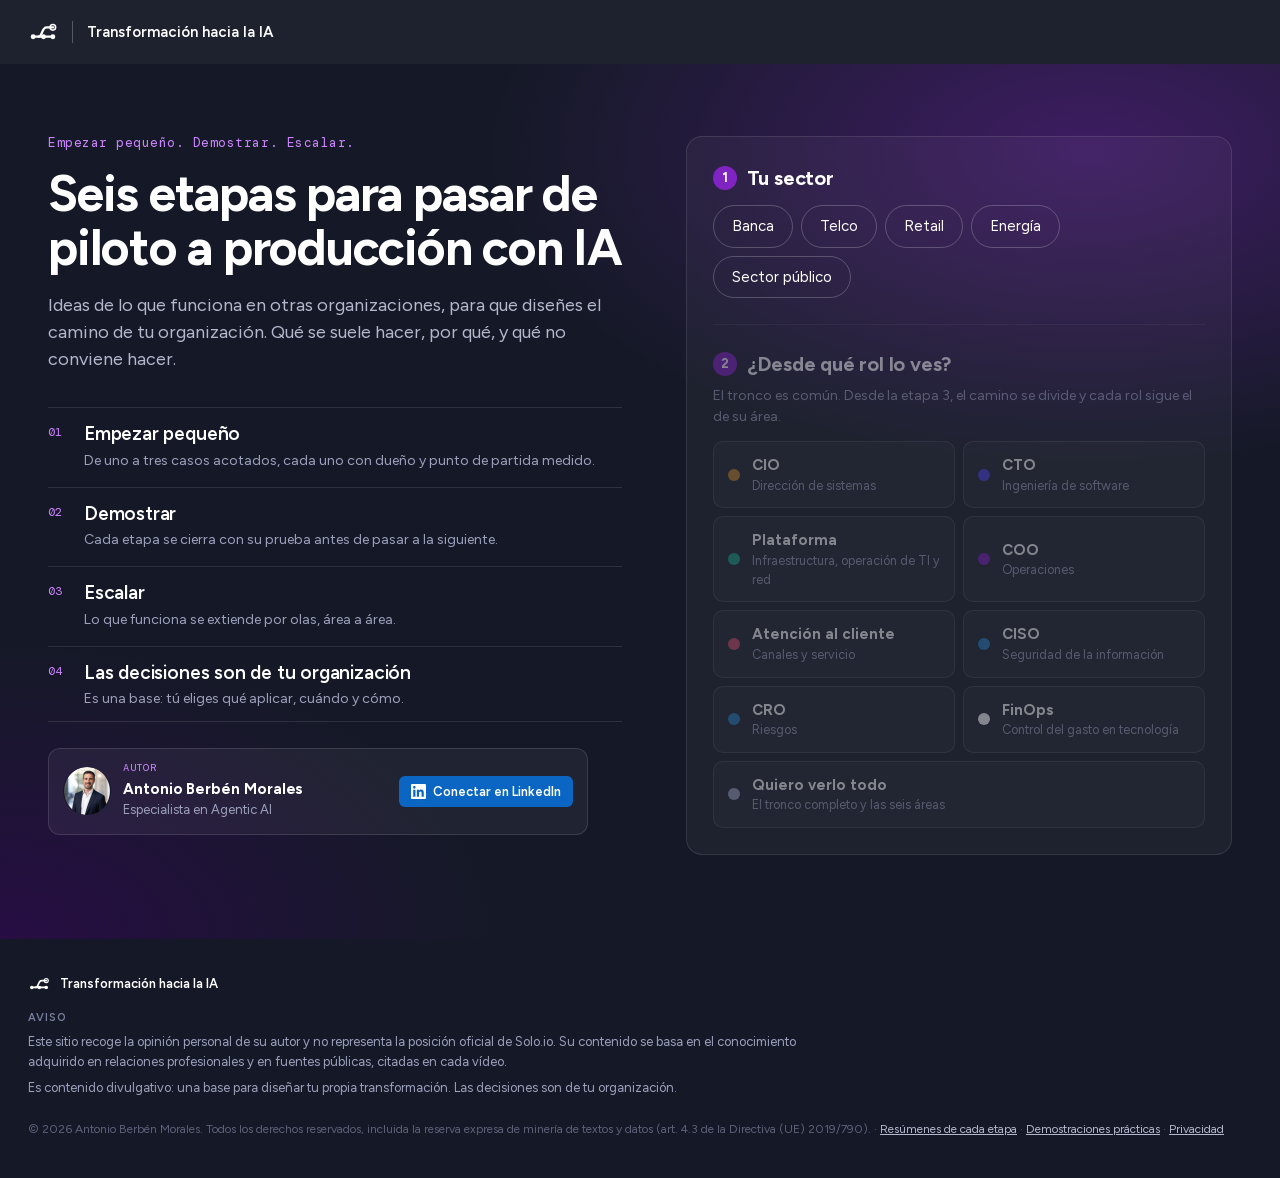
<file: index.html>
<!doctype html>
<html lang="es">
<head>
<meta charset="utf-8">
<meta name="viewport" content="width=device-width, initial-scale=1">
<title>Transformación hacia la IA</title>
<meta name="description" content="Seis etapas para pasar de piloto a producción con IA: qué hacen otras organizaciones, qué suele funcionar y qué no. Vídeos por sector y por rol.">
<meta property="og:title" content="Transformación hacia la IA">
<meta property="og:description" content="Seis etapas para pasar de piloto a producción. Empezar pequeño. Demostrar. Escalar.">
<meta property="og:type" content="website">
<meta name="tdm-reservation" content="1">
<meta name="robots" content="noai, noimageai">
<link rel="icon" href="assets/logos/rama-color-fondo.svg" type="image/svg+xml">
<link rel="stylesheet" href="assets/estilo.css">
</head>
<body>
<header class="top">
  <a class="marca" href="./" aria-label="Inicio">
    <img src="assets/logos/rama-blanco.svg" alt="" width="30" height="30">
    <span>Transformación hacia la IA</span>
  </a>
  <nav class="sectores" aria-label="Sector"></nav>
</header>

<section class="entrada" id="entrada">
  <div class="hero">
    <p class="overline">Empezar pequeño. Demostrar. Escalar.</p>
    <h1>Seis etapas para pasar de piloto a producción con IA</h1>
    <p class="intro">Ideas de lo que funciona en otras organizaciones, para que diseñes el camino de <span data-org></span>. Qué se suele hacer, por qué, y qué no conviene hacer.</p>
    <ol class="premisas"></ol>
    <div class="autor-hueco"></div>
  </div>
  <div class="elige">
    <div class="paso" data-paso="sector">
      <h2><span>1</span> Tu sector</h2>
      <div class="sector-grid"></div>
    </div>
    <div class="paso" data-paso="rol">
      <h2><span>2</span> ¿Desde qué rol lo ves?</h2>
      <p>El tronco es común. Desde la etapa 3, el camino se divide y cada rol sigue el de su área.</p>
      <div class="rol-grid"></div>
    </div>
  </div>
</section>

<section class="ruta" id="ruta" hidden>
  <aside class="rail"></aside>
  <main class="cont"></main>
</section>

<footer class="pie">
  <div class="pie-marca"><img src="assets/logos/rama-blanco.svg" alt="" width="22" height="22">Transformación hacia la IA</div>
  <div class="pie-cuerpo">
    <div class="aviso">
      <p class="aviso-k">Aviso</p>
      <p>Este sitio recoge la opinión personal de su autor y no representa la posición oficial de Solo.io. Su contenido se basa en el conocimiento adquirido en relaciones profesionales y en fuentes públicas, citadas en cada vídeo.</p>
      <p>Es contenido divulgativo: una base para diseñar tu propia transformación. Las decisiones son de tu organización.</p>
    </div>
  </div>
  <p class="legal">© <span data-anio></span> Antonio Berbén Morales. Todos los derechos reservados, incluida la reserva expresa de minería de textos y datos (art. 4.3 de la Directiva (UE) 2019/790). · <a href="resumenes.html">Resúmenes de cada etapa</a> · <a href="practica.html">Demostraciones prácticas</a> · <a href="privacidad.html">Privacidad</a></p>
</footer>

<div class="modal" id="modal" role="dialog" aria-modal="true" aria-label="Vídeo" hidden>
  <button class="cerrar" aria-label="Cerrar">×</button>
  <div class="caja">
    <div class="player"></div>
    <div class="info"></div>
  </div>
</div>

<template id="autor-tpl">
  <div class="autor">
    <img src="assets/autor.jpg" alt="" width="48" height="48">
    <div class="autor-txt">
      <p class="autor-k">Autor</p>
      <p class="autor-n">Antonio Berbén Morales</p>
      <p class="autor-r">Especialista en Agentic AI</p>
    </div>
    <a class="autor-in" href="https://www.linkedin.com/in/antonio-berben" rel="noopener" target="_blank"><svg viewBox="0 0 24 24" width="15" height="15" aria-hidden="true"><path fill="currentColor" d="M20.45 20.45h-3.56v-5.57c0-1.33-.02-3.04-1.85-3.04-1.86 0-2.14 1.45-2.14 2.94v5.67H9.35V9h3.41v1.56h.05c.48-.9 1.64-1.85 3.37-1.85 3.6 0 4.27 2.37 4.27 5.46v6.28zM5.34 7.43a2.06 2.06 0 1 1 0-4.13 2.06 2.06 0 0 1 0 4.13zM7.12 20.45H3.56V9h3.56v11.45zM22.22 0H1.77C.79 0 0 .77 0 1.73v20.54C0 23.23.79 24 1.77 24h20.45c.98 0 1.78-.77 1.78-1.73V1.73C24 .77 23.2 0 22.22 0z"/></svg>Conectar en LinkedIn</a>
  </div>
</template>
<script src="datos.js"></script>
<script src="assets/app.js"></script>
</body>
</html>
</file>
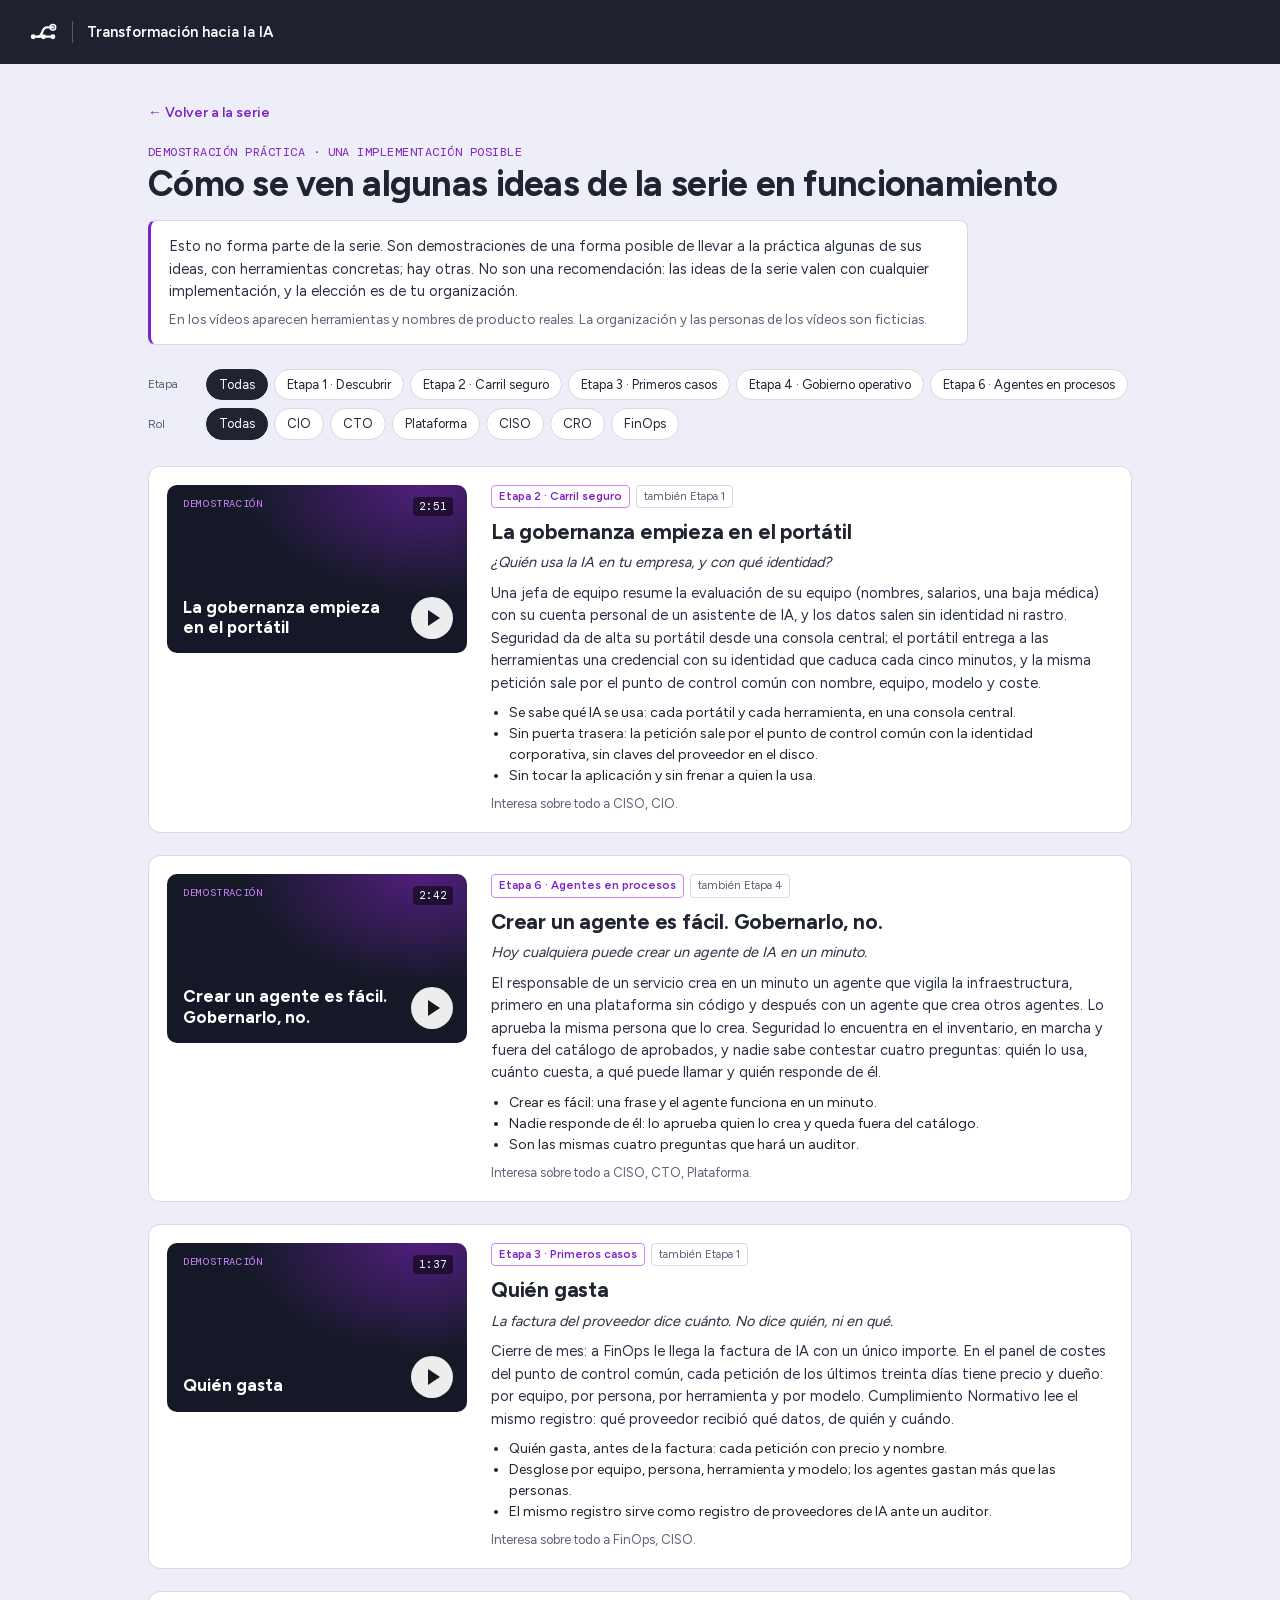
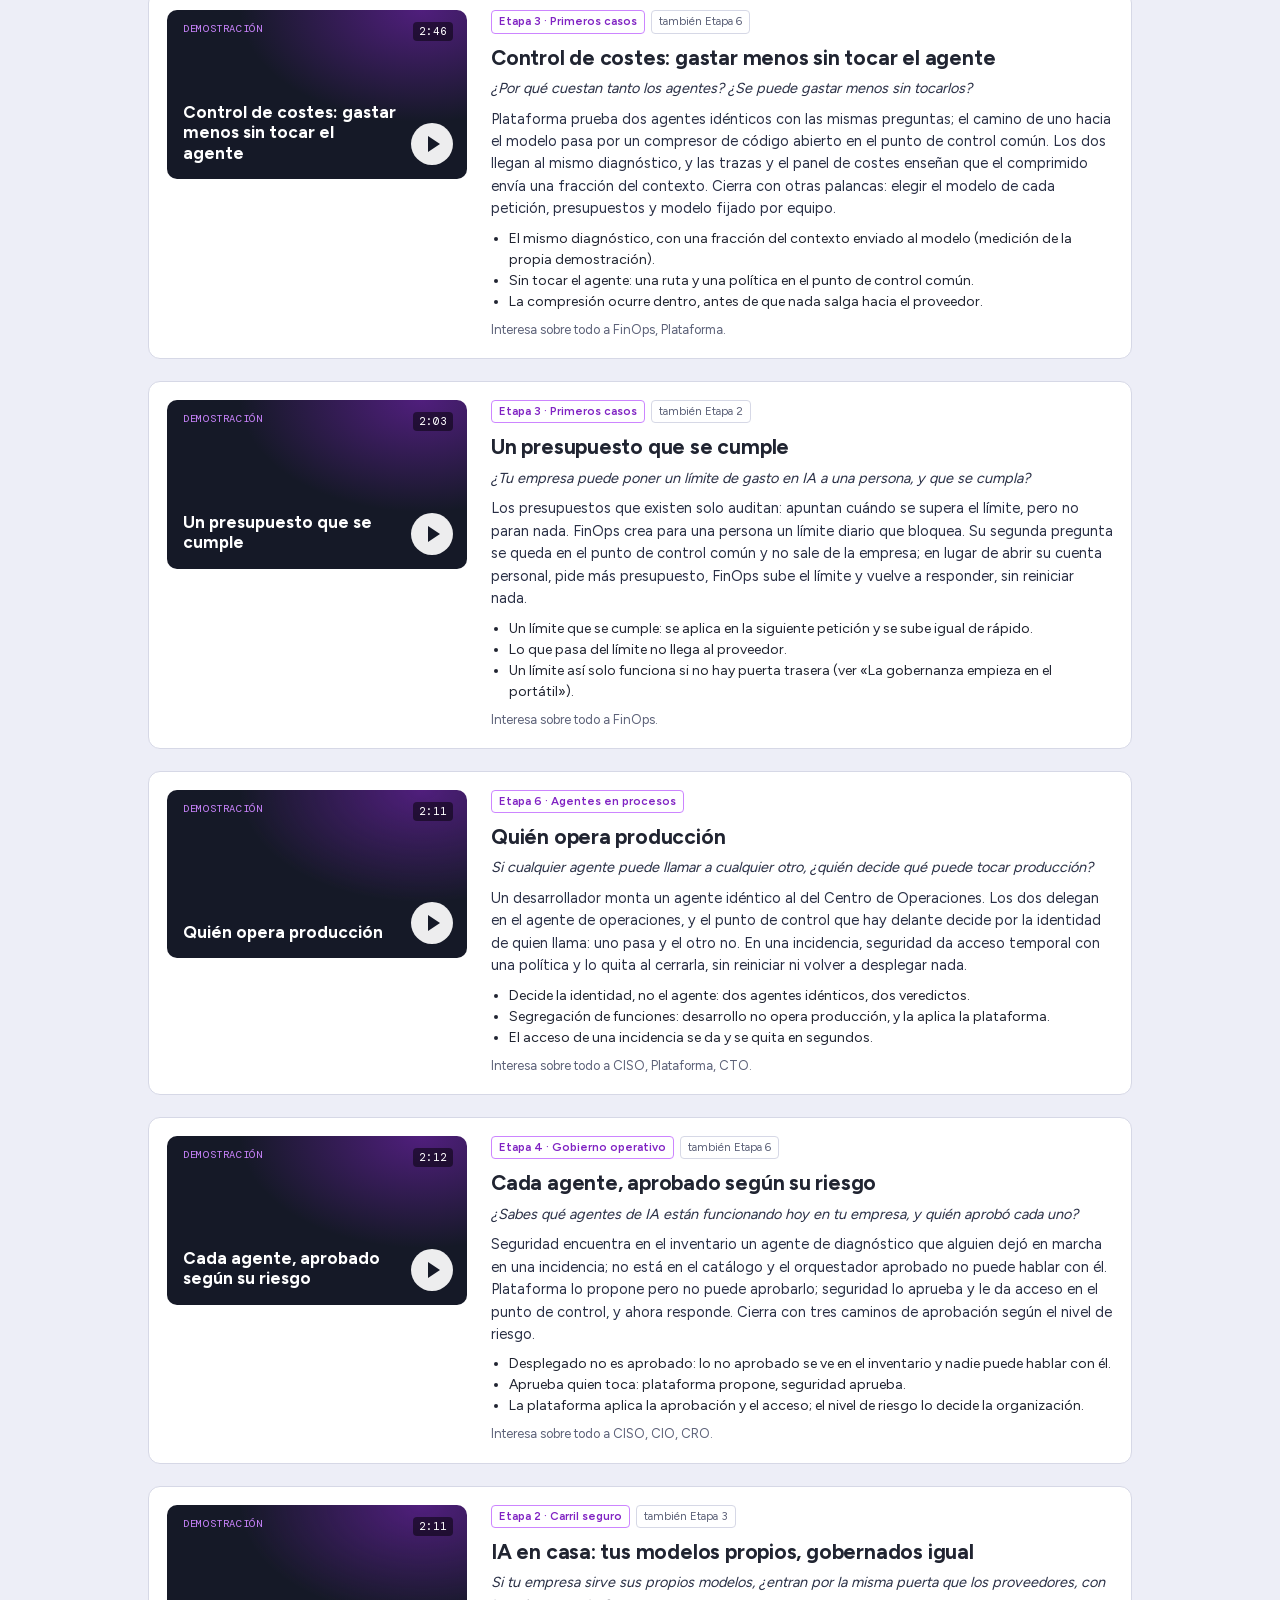
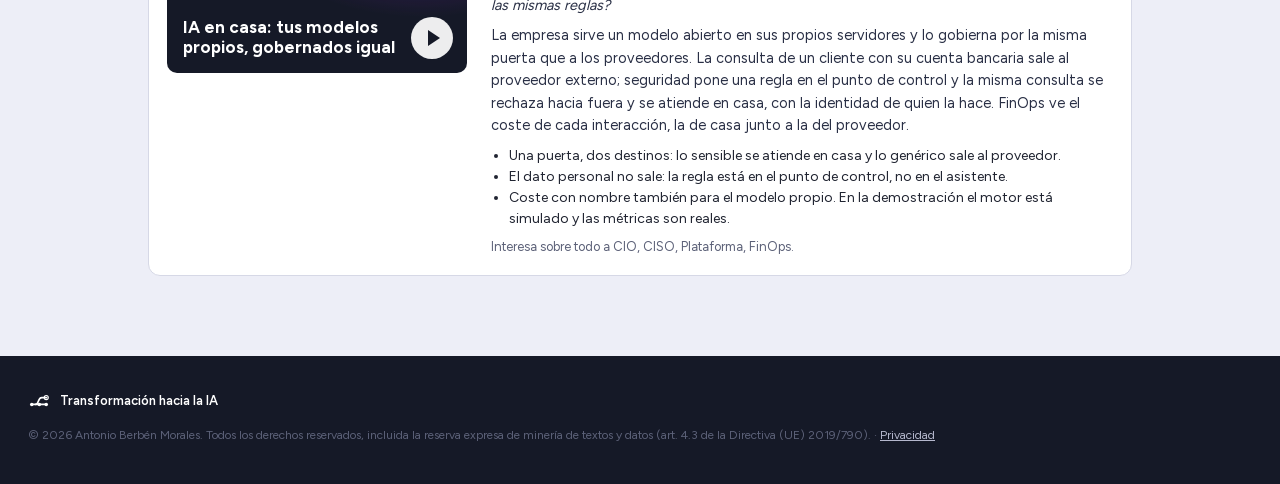
<file: practica.html>
<!doctype html>
<html lang="es">
<head>
<meta charset="utf-8">
<meta name="viewport" content="width=device-width, initial-scale=1">
<title>Demostraciones prácticas · Transformación hacia la IA</title>
<meta name="description" content="Demostraciones de una forma posible de llevar a la práctica algunas ideas de la serie Transformación hacia la IA.">
<meta name="tdm-reservation" content="1">
<meta name="robots" content="noai, noimageai">
<link rel="icon" href="assets/logos/rama-color-fondo.svg" type="image/svg+xml">
<link rel="stylesheet" href="assets/estilo.css">
</head>
<body>
<header class="top">
  <a class="marca" href="./" aria-label="Inicio">
    <img src="assets/logos/rama-blanco.svg" alt="" width="30" height="30">
    <span>Transformación hacia la IA</span>
  </a>
</header>

<main class="practica">
  <a class="volver" href="./">← Volver a la serie</a>
  <p class="rotulo">Demostración práctica · una implementación posible</p>
  <h1>Cómo se ven algunas ideas de la serie en funcionamiento</h1>
  <div class="aviso-demo">
    <p>Esto no forma parte de la serie. Son demostraciones de una forma posible de llevar a la práctica algunas de sus ideas, con herramientas concretas; hay otras. No son una recomendación: las ideas de la serie valen con cualquier implementación, y la elección es de tu organización.</p>
    <p>En los vídeos aparecen herramientas y nombres de producto reales. La organización y las personas de los vídeos son ficticias.</p>
  </div>
  <div class="filtros">
    <div class="f" data-f="etapa"><small>Etapa</small></div>
    <div class="f" data-f="rol"><small>Rol</small></div>
  </div>
  <div class="demos"></div>
</main>

<footer class="pie">
  <div class="pie-marca"><img src="assets/logos/rama-blanco.svg" alt="" width="22" height="22">Transformación hacia la IA</div>
  <p class="legal">© <span data-anio></span> Antonio Berbén Morales. Todos los derechos reservados, incluida la reserva expresa de minería de textos y datos (art. 4.3 de la Directiva (UE) 2019/790). · <a href="privacidad.html">Privacidad</a></p>
</footer>

<div class="modal" id="modal" role="dialog" aria-modal="true" aria-label="Vídeo" hidden>
  <button class="cerrar" aria-label="Cerrar">×</button>
  <div class="caja">
    <div class="player"></div>
    <div class="info"></div>
  </div>
</div>

<script src="datos.js"></script>
<script src="assets/practica.js"></script>
</body>
</html>
</file>
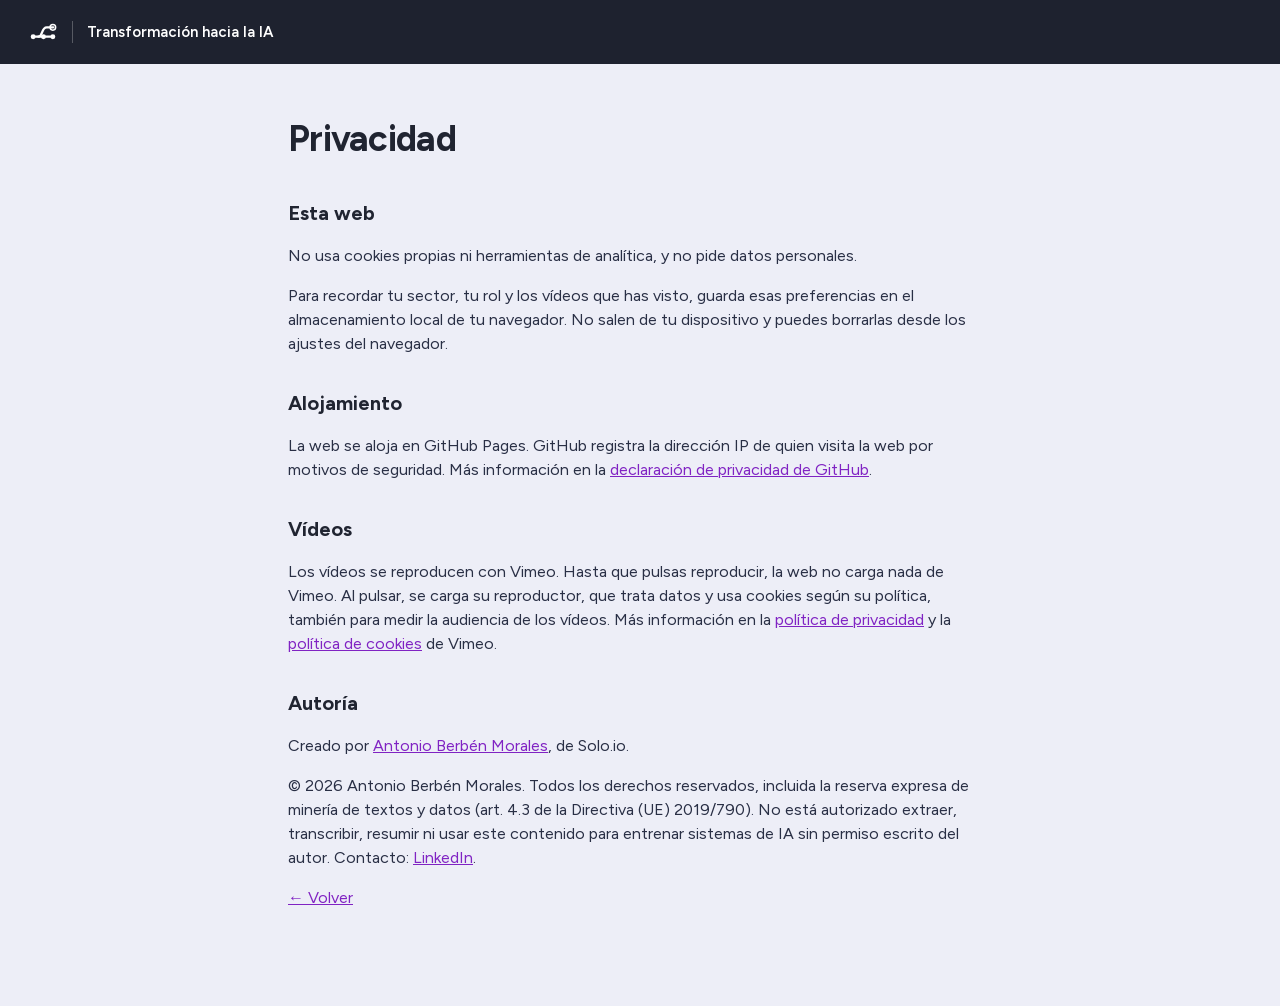
<file: privacidad.html>
<!doctype html>
<html lang="es">
<head>
<meta charset="utf-8">
<meta name="viewport" content="width=device-width, initial-scale=1">
<title>Privacidad · Transformación hacia la IA</title>
<meta name="tdm-reservation" content="1">
<meta name="robots" content="noai, noimageai">
<link rel="icon" href="assets/logos/rama-color-fondo.svg" type="image/svg+xml">
<link rel="stylesheet" href="assets/estilo.css">
</head>
<body>
<header class="top">
  <a class="marca" href="./" aria-label="Inicio"><img src="assets/logos/rama-blanco.svg" alt="" width="30" height="30"><span>Transformación hacia la IA</span></a>
</header>
<main class="texto">
  <h1>Privacidad</h1>
  <h2>Esta web</h2>
  <p>No usa cookies propias ni herramientas de analítica, y no pide datos personales.</p>
  <p>Para recordar tu sector, tu rol y los vídeos que has visto, guarda esas preferencias en el almacenamiento local de tu navegador. No salen de tu dispositivo y puedes borrarlas desde los ajustes del navegador.</p>
  <h2>Alojamiento</h2>
  <p>La web se aloja en GitHub Pages. GitHub registra la dirección IP de quien visita la web por motivos de seguridad. Más información en la <a href="https://docs.github.com/es/site-policy/privacy-policies/github-general-privacy-statement" rel="noopener">declaración de privacidad de GitHub</a>.</p>
  <h2>Vídeos</h2>
  <p>Los vídeos se reproducen con Vimeo. Hasta que pulsas reproducir, la web no carga nada de Vimeo. Al pulsar, se carga su reproductor, que trata datos y usa cookies según su política, también para medir la audiencia de los vídeos. Más información en la <a href="https://vimeo.com/privacy" rel="noopener">política de privacidad</a> y la <a href="https://vimeo.com/cookie_policy" rel="noopener">política de cookies</a> de Vimeo.</p>
  <h2>Autoría</h2>
  <p>Creado por <a href="https://www.linkedin.com/in/antonio-berben" rel="noopener">Antonio Berbén Morales</a>, de Solo.io.</p>
  <p>© <span data-anio></span> Antonio Berbén Morales. Todos los derechos reservados, incluida la reserva expresa de minería de textos y datos (art. 4.3 de la Directiva (UE) 2019/790). No está autorizado extraer, transcribir, resumir ni usar este contenido para entrenar sistemas de IA sin permiso escrito del autor. Contacto: <a href="https://www.linkedin.com/in/antonio-berben" rel="noopener">LinkedIn</a>.</p>
  <p><a href="./">← Volver</a></p>
</main>
<script>document.querySelectorAll('[data-anio]').forEach(n => n.textContent = new Date().getFullYear());</script>
</body>
</html>
</file>
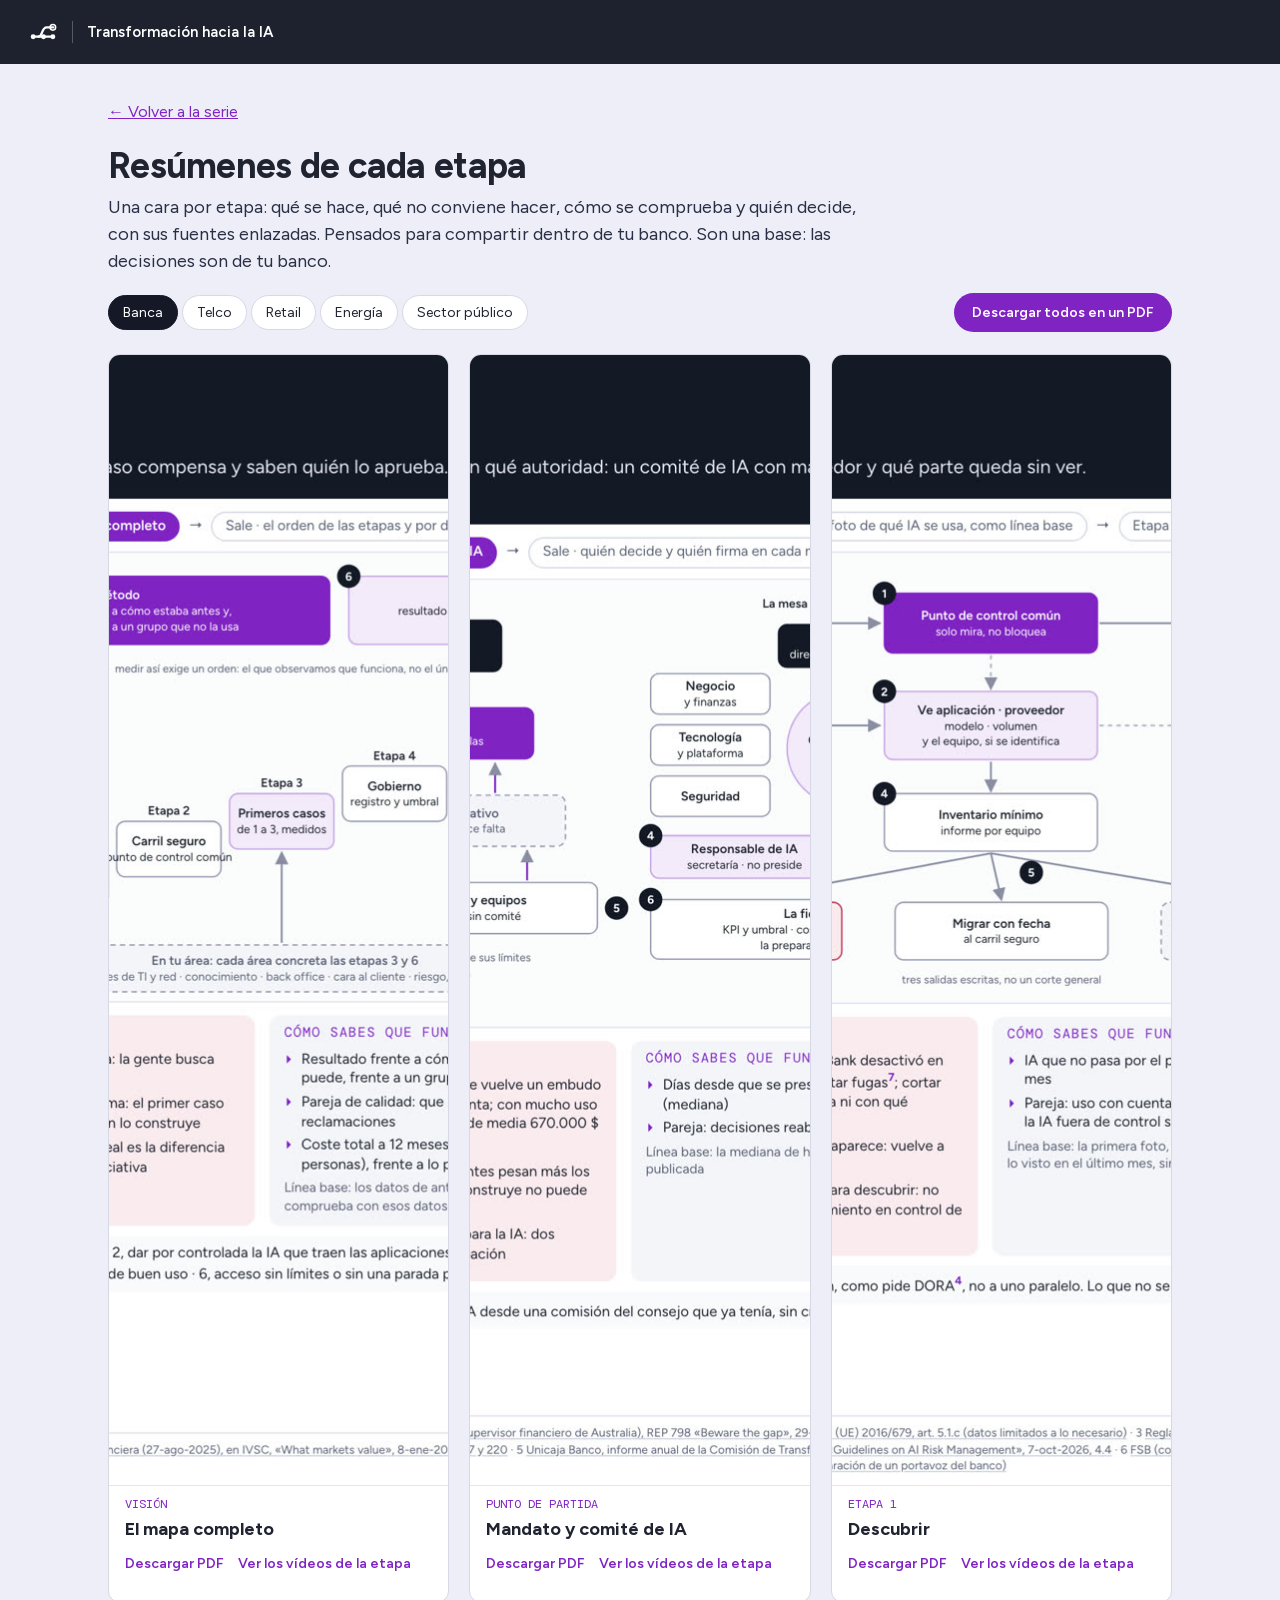
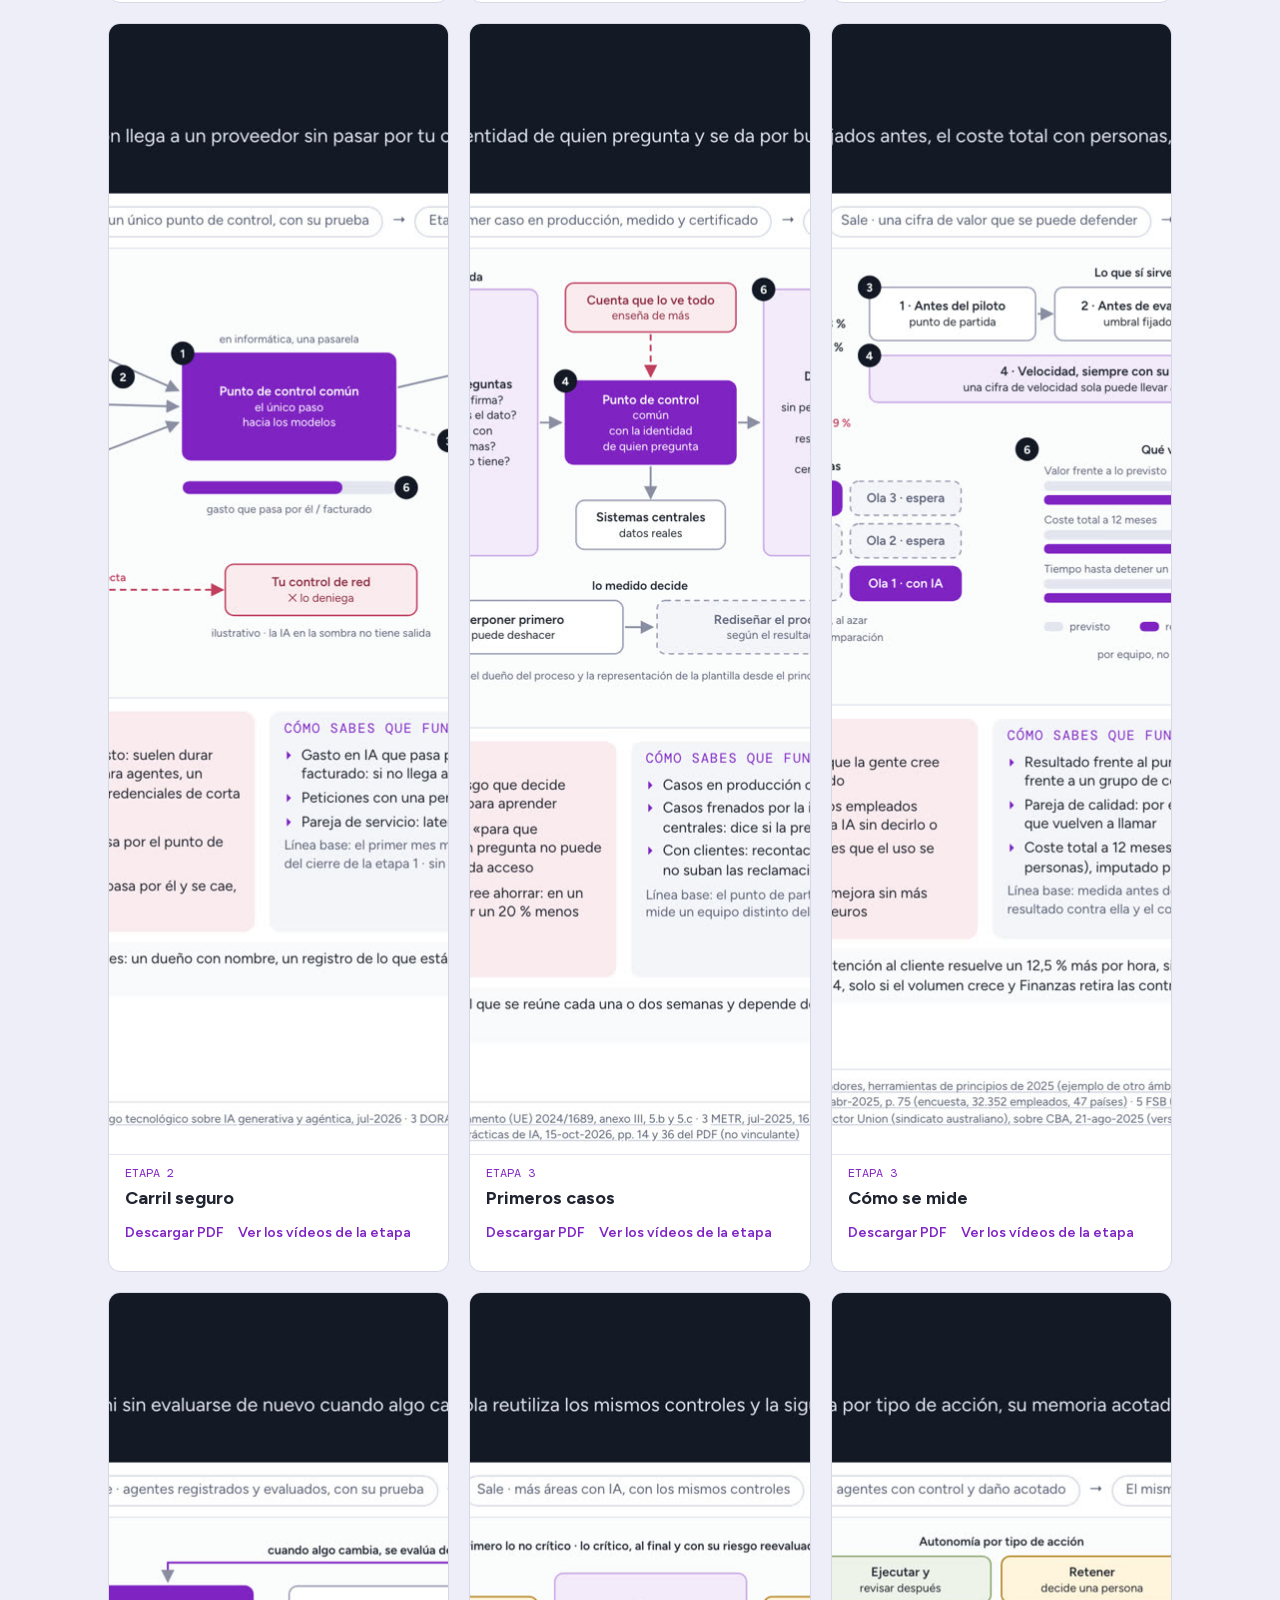
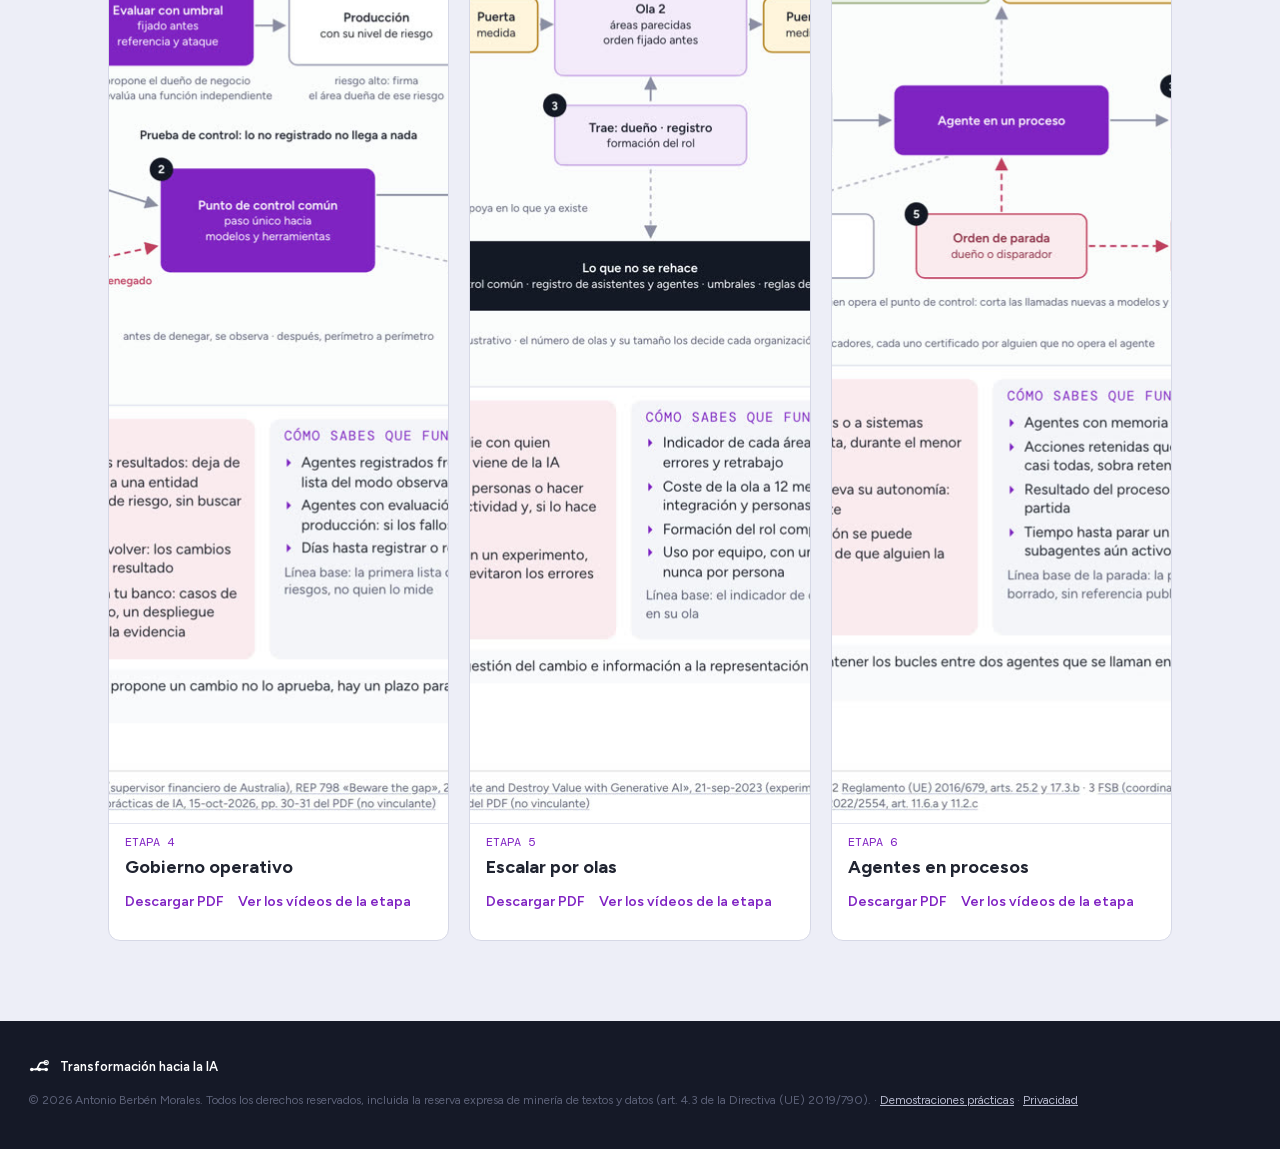
<file: resumenes.html>
<!doctype html>
<html lang="es">
<head>
<meta charset="utf-8">
<meta name="viewport" content="width=device-width, initial-scale=1">
<title>Resúmenes de cada etapa · Transformación hacia la IA</title>
<meta name="description" content="Resumen de una cara de cada etapa de la serie Transformación hacia la IA, por sector, en PDF.">
<meta name="tdm-reservation" content="1">
<meta name="robots" content="noai, noimageai">
<link rel="icon" href="assets/logos/rama-color-fondo.svg" type="image/svg+xml">
<link rel="stylesheet" href="assets/estilo.css">
</head>
<body>
<header class="top">
  <a class="marca" href="./" aria-label="Inicio">
    <img src="assets/logos/rama-blanco.svg" alt="" width="30" height="30">
    <span>Transformación hacia la IA</span>
  </a>
</header>

<main class="resumenes">
  <a class="volver" href="./">← Volver a la serie</a>
  <h1>Resúmenes de cada etapa</h1>
  <p class="intro">Una cara por etapa: qué se hace, qué no conviene hacer, cómo se comprueba y quién decide, con sus fuentes enlazadas. Pensados para compartir dentro de <span data-org>tu organización</span>. Son una base: las decisiones son de <span data-org>tu organización</span>.</p>
  <div class="barra-res"><div class="sec"></div><a class="todos" href="#">Descargar todos en un PDF</a></div>
  <div class="ops"></div>
</main>

<footer class="pie">
  <div class="pie-marca"><img src="assets/logos/rama-blanco.svg" alt="" width="22" height="22">Transformación hacia la IA</div>
  <p class="legal">© <span data-anio></span> Antonio Berbén Morales. Todos los derechos reservados, incluida la reserva expresa de minería de textos y datos (art. 4.3 de la Directiva (UE) 2019/790). · <a href="practica.html">Demostraciones prácticas</a> · <a href="privacidad.html">Privacidad</a></p>
</footer>


<script src="datos.js"></script>
<script src="assets/resumenes.js"></script>
</body>
</html>
</file>
<file: assets/estilo.css>
@font-face { font-family: 'Figtree'; font-weight: 400; src: url('fuentes/Figtree-400.woff2') format('woff2'); font-display: swap; }
@font-face { font-family: 'Figtree'; font-weight: 600; src: url('fuentes/Figtree-600.woff2') format('woff2'); font-display: swap; }
@font-face { font-family: 'Figtree'; font-weight: 700; src: url('fuentes/Figtree-700.woff2') format('woff2'); font-display: swap; }
@font-face { font-family: 'DM Mono'; font-weight: 400; src: url('fuentes/DMMono-400.woff2') format('woff2'); font-display: swap; }

:root {
  --dark: #151927; --dark-2: #1E2035; --purple: #8023C3; --purple-l: #CC85FF; --purple-d: #290C47;
  --bg: #EDEEF7; --card: #fff; --ink: #202431; --ink-2: #292F45; --mu: #5C6178; --line: #D6D8E6; --soft: #E3E5F0;
  --ok: #1FB98C; --top: 64px;
  --a-desarrollo: #5044E9; --a-operaciones: #1F9E8A; --a-conocimiento: #C2832E; --a-backoffice: #8023C3; --a-cliente: #D0506B; --a-riesgo: #2B7FC0;
}
* { box-sizing: border-box; }
html { scroll-behavior: smooth; }
body { margin: 0; font: 16px/1.5 'Figtree', -apple-system, BlinkMacSystemFont, 'Segoe UI', Roboto, sans-serif; color: var(--ink); background: var(--bg); -webkit-font-smoothing: antialiased; }
button { font: inherit; cursor: pointer; color: inherit; }
a { color: var(--purple); }
[hidden] { display: none !important; }
:focus-visible { outline: 3px solid var(--purple-l); outline-offset: 2px; }

/* Cabecera */
header.top { position: sticky; top: 0; z-index: 100; height: var(--top); background: rgba(21, 25, 39, .96); backdrop-filter: blur(8px); display: flex; align-items: center; gap: 24px; padding: 0 28px; color: #fff; }
.marca { display: flex; align-items: center; gap: 14px; color: #fff; text-decoration: none; flex: none; }
.marca img { height: 30px; width: 30px; display: block; }
.marca span { font-weight: 600; font-size: 15px; padding-left: 14px; border-left: 1px solid rgba(255, 255, 255, .25); }
.sectores { margin-left: auto; display: flex; gap: 6px; }
.sectores button { border: 1px solid rgba(255, 255, 255, .22); background: transparent; color: #DDDFED; border-radius: 999px; padding: 6px 14px; font-size: 14px; white-space: nowrap; }
.sectores button:hover { border-color: #fff; color: #fff; }
.sectores button.on { background: #fff; color: var(--dark); border-color: #fff; font-weight: 600; }

/* Entrada: premisas + elección */
.entrada { background: var(--dark); color: #fff; position: relative; overflow: hidden; }
.entrada::before { content: ""; position: absolute; inset: 0; background: radial-gradient(1000px 520px at 85% 10%, rgba(128, 35, 195, .38), transparent 60%), radial-gradient(700px 420px at 0% 100%, rgba(41, 12, 71, .9), transparent 70%); pointer-events: none; }
.entrada > * { position: relative; }
.entrada { display: grid; grid-template-columns: 1.05fr 1fr; gap: 64px; padding: 72px max(28px, calc((100% - 1184px) / 2)) 84px; }
.overline { font: 13px/1 'DM Mono', monospace; color: var(--purple-l); letter-spacing: .04em; margin: 0 0 18px; }
.hero h1 { font-size: clamp(32px, 4.2vw, 50px); line-height: 1.07; letter-spacing: -.025em; margin: 0 0 18px; font-weight: 700; }
.intro { font-size: 18px; color: #B5B8CD; margin: 0 0 34px; max-width: 560px; }
.premisas { list-style: none; margin: 0; padding: 0; display: grid; gap: 4px; }
.premisas li { display: grid; grid-template-columns: 36px 1fr; padding: 12px 0; border-top: 1px solid rgba(255, 255, 255, .1); }
.premisas li:last-child { border-bottom: 1px solid rgba(255, 255, 255, .1); }
.premisas .n { font: 12px/24px 'DM Mono', monospace; color: var(--purple-l); }
.premisas b { display: block; font-size: 19px; font-weight: 600; letter-spacing: -.01em; }
.premisas small { display: block; color: #9DA1BD; font-size: 14px; margin-top: 1px; }

.elige { background: rgba(255, 255, 255, .04); border: 1px solid rgba(255, 255, 255, .1); border-radius: 16px; padding: 26px; align-self: start; }
.paso + .paso { margin-top: 26px; padding-top: 24px; border-top: 1px solid rgba(255, 255, 255, .1); }
.paso h2 { font-size: 20px; margin: 0 0 6px; display: flex; gap: 10px; align-items: center; letter-spacing: -.01em; }
.paso h2 span { width: 24px; height: 24px; border-radius: 50%; background: var(--purple); font-size: 13px; display: inline-flex; align-items: center; justify-content: center; }
.paso p { color: #9DA1BD; font-size: 14px; margin: 0 0 14px; }
.paso.apagado { opacity: .45; pointer-events: none; }
.sector-grid { display: flex; flex-wrap: wrap; gap: 8px; margin-top: 12px; }
.sector-grid button { border: 1px solid rgba(255, 255, 255, .22); background: transparent; color: #fff; border-radius: 999px; padding: 9px 18px; font-size: 15px; }
.sector-grid button:hover { border-color: #fff; }
.sector-grid button.on { background: #fff; color: var(--dark); font-weight: 600; }
.rol-grid { display: grid; grid-template-columns: 1fr 1fr; gap: 8px; }
.rol-grid button { display: flex; gap: 12px; align-items: center; text-align: left; border: 1px solid rgba(255, 255, 255, .14); background: rgba(255, 255, 255, .04); border-radius: 10px; padding: 12px 14px; transition: transform .15s, border-color .15s, background .15s; }
.rol-grid button:hover { transform: translateY(-2px); border-color: rgba(255, 255, 255, .5); background: rgba(255, 255, 255, .08); }
.rol-grid i { width: 12px; height: 12px; border-radius: 50%; flex: none; }
.rol-grid b { display: block; font-size: 15px; }
.rol-grid span { display: block; font-size: 12.5px; color: #9DA1BD; }
.rol-grid .todo { grid-column: 1 / -1; }

/* Ruta */
.ruta { max-width: 1240px; margin: 0 auto; padding: 40px 28px 80px; display: flex; gap: 56px; }
.rail { width: 280px; flex: none; position: sticky; top: calc(var(--top) + 24px); align-self: flex-start; }
.quien { background: var(--card); border: 1px solid var(--line); border-radius: 12px; padding: 16px; margin-bottom: 20px; }
.quien .k { font: 11.5px/1 'DM Mono', monospace; color: var(--purple); letter-spacing: .04em; }
.quien b { display: block; font-size: 19px; margin: 6px 0 2px; letter-spacing: -.01em; }
.quien .meta { font-size: 13px; color: var(--mu); }
.barra { height: 6px; background: var(--soft); border-radius: 3px; margin: 12px 0 6px; overflow: hidden; }
.barra i { display: block; height: 100%; background: var(--ok); transition: width .4s; }
.quien .acciones { display: flex; justify-content: space-between; align-items: center; font-size: 13px; color: var(--mu); }
.quien .acciones button { border: 0; background: none; color: var(--purple); padding: 0; font-size: 13px; font-weight: 600; }
.indice { list-style: none; margin: 0; padding: 0; position: relative; }
.indice::before { content: ""; position: absolute; left: 7px; top: 10px; bottom: 10px; width: 2px; background: var(--line); }
.indice li { position: relative; padding: 6px 0 6px 28px; font-size: 14px; color: var(--mu); cursor: pointer; line-height: 1.3; }
.indice li::before { content: ""; position: absolute; left: 2px; top: 9px; width: 8px; height: 8px; border-radius: 50%; background: var(--bg); border: 2px solid var(--line); }
.indice li:hover { color: var(--ink); }
.indice li.on { color: var(--ink); font-weight: 600; }
.indice li.on::before { background: var(--dark); border-color: var(--dark); }
.indice li.hecho::before { background: var(--ok); border-color: var(--ok); }
.indice li.rama { padding-left: 40px; color: var(--lane); font-weight: 600; }
.indice li.rama::before { left: 14px; border-color: var(--lane); }
.indice li.rama.hecho::before { background: var(--lane); }
.indice li.sin { opacity: .6; }

.cont { flex: 1; min-width: 0; }
.cap { padding: 8px 0 44px; margin-bottom: 40px; border-bottom: 1px solid var(--line); scroll-margin-top: calc(var(--top) + 24px); }
.cap:last-child { border-bottom: 0; }
.cap .k { font: 12px/1 'DM Mono', monospace; color: var(--purple); letter-spacing: .04em; text-transform: uppercase; }
.cap h2 { margin: 8px 0 6px; font-size: 32px; line-height: 1.1; letter-spacing: -.02em; }
.cap .por { color: var(--mu); margin: 0 0 24px; max-width: 640px; }
.grid { display: flex; gap: 26px; flex-wrap: wrap; align-items: flex-start; }

/* Aviso de bifurcación */
.divide { display: flex; gap: 16px; align-items: center; background: var(--dark); color: #fff; border-radius: 12px; padding: 16px 20px; margin: 0 0 26px; max-width: 720px; }
.divide svg { flex: none; }
.divide b { display: block; font-size: 16px; }
.divide span { font-size: 14px; color: #B5B8CD; }

/* Miniatura */
.thumb { width: 262px; flex: none; cursor: pointer; border: 0; padding: 0; background: none; text-align: left; transition: transform .25s cubic-bezier(.2, .7, .2, 1); position: relative; z-index: 1; }
.thumb .img { position: relative; aspect-ratio: 16/9; border-radius: 10px; overflow: hidden; background: var(--purple-d); box-shadow: 0 1px 3px rgba(21, 25, 39, .12); transition: box-shadow .25s; }
.thumb .img img { width: 100%; height: 100%; object-fit: cover; display: block; }
.thumb .play { position: absolute; left: 50%; top: 50%; width: 52px; height: 52px; margin: -26px 0 0 -26px; border-radius: 50%; background: rgba(255, 255, 255, .92); box-shadow: 0 4px 16px rgba(0, 0, 0, .25); transition: transform .25s; }
.thumb .play::after { content: ""; position: absolute; left: 21px; top: 16px; border-left: 15px solid var(--dark); border-top: 10px solid transparent; border-bottom: 10px solid transparent; }
.thumb .dur { position: absolute; right: 8px; bottom: 8px; background: rgba(0, 0, 0, .72); color: #fff; font: 11.5px/1 'DM Mono', monospace; padding: 4px 6px; border-radius: 4px; }
.thumb .rol { position: absolute; left: 8px; top: 8px; background: #fff; color: var(--dark); font-size: 11.5px; font-weight: 600; padding: 3px 8px; border-radius: 4px; }
.thumb .visto { position: absolute; left: 8px; bottom: 8px; background: var(--ok); color: #fff; font-size: 11.5px; font-weight: 600; padding: 3px 8px; border-radius: 4px; display: none; }
.thumb.hecho .visto { display: block; }
.thumb .t { display: block; margin-top: 10px; font-size: 15.5px; font-weight: 600; line-height: 1.3; letter-spacing: -.005em; }
.thumb .s { display: block; font-size: 13px; color: var(--mu); margin-top: 2px; }
@media (hover: hover) {
  .thumb:hover, .thumb:focus-visible { transform: scale(1.12); z-index: 20; }
  .thumb:hover .img, .thumb:focus-visible .img { box-shadow: 0 18px 40px rgba(21, 25, 39, .28); }
  .thumb:hover .play { transform: scale(1.1); }
}
.thumb.foco .img { box-shadow: 0 12px 28px rgba(21, 25, 39, .22); }
.thumb.lado { display: flex; gap: 16px; align-items: center; width: auto; max-width: 560px; transform-origin: 15% 50%; }
.thumb.lado .img { width: 220px; flex: none; }
.thumb.lado .play { width: 40px; height: 40px; margin: -20px 0 0 -20px; }
.thumb.lado .play::after { left: 16px; top: 12px; border-left-width: 12px; border-top-width: 8px; border-bottom-width: 8px; }
.thumb.lado .t { margin: 0; }

.sinvideo { border: 1px dashed var(--line); border-radius: 10px; padding: 22px; color: var(--mu); font-size: 14px; max-width: 420px; }

/* Rama propia */
.tuya { border-left: 4px solid var(--lane); background: var(--card); border-radius: 0 12px 12px 0; padding: 18px 20px; margin-top: 30px; }
.tuya .k2 { font-size: 13px; font-weight: 700; color: var(--lane); margin-bottom: 14px; }
.otras { margin-top: 18px; }
.otras summary { cursor: pointer; color: var(--purple); font-size: 14px; font-weight: 600; list-style: none; }
.otras summary::-webkit-details-marker { display: none; }
.otras summary::before { content: "+ "; }
.otras[open] summary::before { content: "− "; }
.otras .grid { margin-top: 18px; gap: 22px; }
.otras .thumb { width: 220px; }
.otras .thumb .t { font-size: 14px; }

.cierre-txt { font-size: 18px; max-width: 640px; }

/* Ventana de vídeo */
.modal { position: fixed; inset: 0; z-index: 500; background: rgba(10, 11, 20, .82); display: flex; align-items: center; justify-content: center; padding: 24px; }
.modal .caja { width: min(1040px, 100%); background: var(--dark); border-radius: 14px; overflow: hidden; color: #fff; box-shadow: 0 30px 80px rgba(0, 0, 0, .5); }
.modal .player { position: relative; aspect-ratio: 16/9; background: #000; }
.modal .player iframe, .modal .player img { position: absolute; inset: 0; width: 100%; height: 100%; border: 0; object-fit: cover; }
.modal .velo { position: absolute; inset: 0; display: flex; flex-direction: column; align-items: center; justify-content: center; gap: 14px; text-align: center; padding: 24px; background: rgba(21, 25, 39, .78); }
.modal .velo p { margin: 0; max-width: 520px; color: #DDDFED; font-size: 15px; }
.modal .velo .bt { display: flex; gap: 10px; flex-wrap: wrap; justify-content: center; }
.modal .velo button, .modal .velo a { border: 1px solid #fff; background: #fff; color: var(--dark); border-radius: 999px; padding: 10px 20px; font-size: 15px; font-weight: 600; text-decoration: none; }
.modal .velo a { background: transparent; color: #fff; border-color: rgba(255, 255, 255, .4); font-weight: 400; }
.modal .info { padding: 16px 22px 18px; display: flex; gap: 16px; align-items: center; flex-wrap: wrap; }
.modal .info .k { font: 12px/1 'DM Mono', monospace; color: var(--purple-l); }
.modal .info h3 { margin: 6px 0 0; font-size: 20px; letter-spacing: -.01em; }
.modal .nav { margin-left: auto; display: flex; gap: 8px; }
.modal .nav button { border: 1px solid rgba(255, 255, 255, .3); background: transparent; color: #fff; border-radius: 999px; padding: 8px 16px; font-size: 14px; }
.modal .nav button.pri { background: var(--purple); border-color: var(--purple); font-weight: 600; }
.modal .nav button.pri.listo { animation: pulso 1.4s ease-in-out 3; }
@keyframes pulso { 50% { box-shadow: 0 0 0 8px rgba(128, 35, 195, .35); } }
.modal .cerrar { position: absolute; top: 14px; right: 20px; background: none; border: 0; color: #fff; font-size: 34px; line-height: 1; }

/* Pie */
.pie { background: var(--dark); color: #9DA1BD; padding: 34px 28px; font-size: 13px; }
.pie > * { max-width: 1240px; margin-left: auto; margin-right: auto; }
.pie-marca { display: flex; align-items: center; gap: 10px; color: #fff; font-weight: 600; margin-bottom: 14px; }
.pie-marca img { display: block; }
.pie p { margin: 0 auto 6px; }
.pie .legal { font-size: 12px; color: #5C6178; }
.pie-cuerpo { margin-bottom: 22px; }
.aviso { max-width: 820px; line-height: 1.55; }
.pie .aviso p { margin: 0 0 6px; }
.aviso-k { font-size: 11px; font-weight: 600; letter-spacing: .08em; text-transform: uppercase; color: #7A7F9C; }
/* Ficha del autor: portada y barra del recorrido */
.autor { display: grid; grid-template-columns: 48px 1fr; gap: 4px 12px; align-items: center; border-radius: 12px; padding: 14px; }
.autor img { width: 48px; height: 48px; border-radius: 50%; display: block; }
.autor p { margin: 0; }
.autor-k { font: 10.5px/1 'DM Mono', monospace; letter-spacing: .06em; text-transform: uppercase; }
.autor-n { font-size: 15px; font-weight: 700; margin-top: 4px !important; letter-spacing: -.005em; }
.autor-r { font-size: 13px; }
.autor-in { grid-column: 1 / -1; justify-self: start; display: inline-flex; align-items: center; gap: 7px; margin-top: 8px; padding: 6px 12px; border-radius: 6px; background: #0A66C2; color: #fff; font-size: 13px; font-weight: 600; text-decoration: none; }
.autor-in:hover { background: #0952A0; }
.hero .autor { margin-top: 26px; max-width: 540px; grid-template-columns: 48px 1fr auto; background: rgba(255, 255, 255, .05); border: 1px solid rgba(255, 255, 255, .12); }
.hero .autor-in { grid-column: auto; margin-top: 0; }
.hero .autor-k { color: var(--purple-l); }
.hero .autor-n { color: #fff; white-space: nowrap; }
.hero .autor-r { color: #9DA1BD; }
.rail .autor { margin-top: 22px; background: var(--card); border: 1px solid var(--line); }
.rail .autor-k { color: var(--purple); }
.rail .autor-r { color: var(--mu); }
@media (max-width: 900px) { .rail .autor { display: none; } .hero .autor { grid-template-columns: 48px 1fr; } .hero .autor-in { grid-column: 1 / -1; margin-top: 8px; } }
.pie a { color: #B5B8CD; }

/* Página de texto */
.texto { max-width: 760px; margin: 0 auto; padding: 48px 28px 80px; }
.texto h1 { font-size: 36px; letter-spacing: -.02em; margin: 0 0 18px; }
.texto h2 { font-size: 20px; margin: 32px 0 8px; }
.texto p, .texto li { color: var(--ink-2); }

@media (max-width: 900px) {
  .entrada { grid-template-columns: 1fr; gap: 36px; padding: 44px 18px 52px; }
  header.top { padding: 0 16px; gap: 12px; }
  .marca span { display: none; }
  .sectores { overflow-x: auto; scrollbar-width: none; }
  .sectores::-webkit-scrollbar { display: none; }
  .ruta { display: block; padding: 0 16px 60px; }
  .rail { position: sticky; top: var(--top); width: auto; z-index: 30; background: var(--bg); padding: 12px 0; margin: 0 -16px 18px; padding-left: 16px; padding-right: 16px; border-bottom: 1px solid var(--line); }
  .quien { margin: 0; padding: 10px 14px; display: grid; grid-template-columns: 1fr auto; align-items: center; column-gap: 12px; }
  .quien .k, .quien .meta { display: none; }
  .quien b { margin: 0; font-size: 16px; }
  .quien .barra { grid-column: 1 / -1; margin: 8px 0 4px; }
  .quien .acciones { grid-column: 1 / -1; }
  .indice { display: none; }
  .cap h2 { font-size: 26px; }
  .cap { scroll-margin-top: calc(var(--top) + 120px); }
  .grid { gap: 22px; }
  .thumb, .otras .thumb { width: 100%; }
  .thumb.lado { max-width: none; }
  .thumb.lado .img { width: 46%; }
  .rol-grid { grid-template-columns: 1fr; }
  .modal { padding: 0; }
  .modal .caja { border-radius: 0; }
  .modal .nav { margin-left: 0; width: 100%; }
  .modal .nav button { flex: 1; }
}
@media (prefers-reduced-motion: reduce) { *, html { transition: none !important; animation: none !important; scroll-behavior: auto !important; } }

/* Enlace discreto a las demostraciones, dentro de cada etapa */
/* One-pagers */
.op-fila { display: flex; gap: 8px; flex-wrap: wrap; margin-top: 16px; }
.op-btn { display: inline-flex; align-items: center; gap: 9px; border: 1px solid var(--line); background: var(--card); border-radius: 999px; padding: 7px 15px 7px 11px; font-size: 14px; color: var(--ink-2); }
.op-btn:hover { border-color: var(--purple); color: var(--purple); }
.op-btn b { font-weight: 600; }
.op-btn .ico { width: 15px; height: 19px; border: 1.6px solid currentColor; border-radius: 2px; position: relative; flex: none; }
.op-btn .ico::after { content: ""; position: absolute; left: 2px; right: 2px; top: 4px; height: 7px; border-top: 1.6px solid currentColor; border-bottom: 1.6px solid currentColor; }
.rail-res { display: block; margin-top: 18px; padding: 13px 16px; border-radius: 12px; background: var(--card); border: 1px solid var(--line); text-decoration: none; color: var(--ink); }
.rail-res:hover { border-color: var(--purple); }
.rail-res b { display: block; font-size: 14.5px; color: var(--purple); }
.rail-res span { font-size: 13px; color: var(--mu); }
.modal.doc .caja { width: min(1040px, 100%, calc((100vh - 150px) * 1.414)); }
.modal.doc .player { aspect-ratio: 297/210; background: #fff; }
.modal.doc .player img { object-fit: contain; }
.modal .nav a { border: 1px solid rgba(255, 255, 255, .3); color: #fff; border-radius: 999px; padding: 8px 16px; font-size: 14px; text-decoration: none; }
.modal .nav a.pri { background: var(--purple); border-color: var(--purple); font-weight: 600; }

/* Página de resúmenes */
.resumenes { max-width: 1120px; margin: 0 auto; padding: 36px 28px 80px; }
.resumenes h1 { margin: 22px 0 8px; font-size: clamp(26px, 3.4vw, 36px); line-height: 1.12; letter-spacing: -.02em; }
.resumenes .intro { color: var(--ink-2); max-width: 760px; margin: 0 0 18px; }
.resumenes .barra-res { display: flex; gap: 10px; flex-wrap: wrap; align-items: center; margin-bottom: 22px; }
.resumenes .barra-res .sec button { border: 1px solid var(--line); background: var(--card); border-radius: 999px; padding: 6px 14px; font-size: 14px; margin-right: 4px; }
.resumenes .barra-res .sec button.on { background: var(--dark); color: #fff; border-color: var(--dark); }
.resumenes .todos { margin-left: auto; background: var(--purple); color: #fff; border-radius: 999px; padding: 9px 18px; font-weight: 600; text-decoration: none; font-size: 14px; }
.ops { display: grid; grid-template-columns: repeat(auto-fill, minmax(320px, 1fr)); gap: 20px; }
.ops article { background: var(--card); border: 1px solid var(--line); border-radius: 12px; overflow: hidden; display: flex; flex-direction: column; }
.ops article img { width: 100%; aspect-ratio: 297/210; object-fit: cover; display: block; border-bottom: 1px solid var(--soft); }
.ops article div { padding: 12px 16px 14px; display: flex; flex-direction: column; gap: 4px; flex: 1; }
.ops .k { font: 12px/1 'DM Mono', monospace; color: var(--purple); text-transform: uppercase; }
.ops h2 { margin: 2px 0 6px; font-size: 18px; }
.ops .acc { margin-top: auto; display: flex; gap: 14px; font-size: 14px; }
.ops .acc a { font-weight: 600; text-decoration: none; }

.practica-link { display: inline-block; margin-top: 18px; font-size: 13.5px; color: var(--mu); text-decoration: none; border-bottom: 1px dashed var(--line); }
.practica-link:hover { color: var(--purple); border-bottom-color: var(--purple); }

/* Página de demostraciones prácticas */
.practica { max-width: 1040px; margin: 0 auto; padding: 36px 28px 80px; }
.practica .volver { font-size: 14px; color: var(--purple); text-decoration: none; font-weight: 600; }
.practica .rotulo { margin: 22px 0 6px; font: 12px/1 'DM Mono', monospace; letter-spacing: .04em; text-transform: uppercase; color: var(--purple); }
.practica h1 { margin: 6px 0 16px; font-size: clamp(26px, 3.4vw, 36px); line-height: 1.12; letter-spacing: -.02em; }
.aviso-demo { background: var(--card); border: 1px solid var(--line); border-left: 3px solid var(--purple); border-radius: 8px; padding: 14px 18px; color: var(--ink-2); font-size: 14.5px; line-height: 1.55; max-width: 820px; }
.aviso-demo p { margin: 0 0 6px; }
.aviso-demo p:last-child { margin: 0; color: var(--mu); font-size: 13.5px; }
.filtros { display: grid; gap: 8px; margin: 24px 0 26px; }
.filtros .f { display: flex; gap: 6px; flex-wrap: wrap; align-items: center; }
.filtros .f > small { width: 52px; font-size: 12px; color: var(--mu); }
.filtros button { border: 1px solid var(--line); background: #fff; border-radius: 999px; padding: 5px 12px; font-size: 13px; color: var(--ink); }
.filtros button.on { background: var(--ink); color: #fff; border-color: var(--ink); }
.demos { display: grid; gap: 22px; }
.demo { display: grid; grid-template-columns: 300px 1fr; gap: 24px; background: var(--card); border: 1px solid var(--line); border-radius: 12px; padding: 18px; }
.demo .portada { position: relative; aspect-ratio: 16/9; border: 0; border-radius: 10px; cursor: pointer; text-align: left; padding: 16px; color: #fff; background: radial-gradient(260px 160px at 85% 0%, rgba(128, 35, 195, .55), transparent 70%), var(--dark); display: flex; flex-direction: column; justify-content: flex-end; overflow: hidden; }
.demo .portada .k { position: absolute; top: 14px; left: 16px; font: 10.5px/1 'DM Mono', monospace; letter-spacing: .06em; text-transform: uppercase; color: var(--purple-l); }
.demo .portada .pt { font-size: 17px; font-weight: 700; line-height: 1.2; max-width: 80%; }
.demo .portada .play { position: absolute; right: 14px; bottom: 14px; width: 42px; height: 42px; border-radius: 50%; background: rgba(255, 255, 255, .92); }
.demo .portada .play::after { content: ""; position: absolute; left: 17px; top: 13px; border-left: 12px solid var(--dark); border-top: 8px solid transparent; border-bottom: 8px solid transparent; }
.demo .portada .dur { position: absolute; top: 12px; right: 14px; background: rgba(0, 0, 0, .5); font: 11px/1 'DM Mono', monospace; padding: 4px 6px; border-radius: 4px; }
.demo .portada:hover .play { transform: scale(1.08); }
.demo .tags { display: flex; gap: 6px; flex-wrap: wrap; }
.demo .tags span { font-size: 11.5px; color: var(--mu); border: 1px solid var(--line); border-radius: 4px; padding: 2px 7px; }
.demo .tags .e { color: var(--purple); border-color: var(--purple-l); font-weight: 600; }
.demo h2 { margin: 8px 0 4px; font-size: 21px; letter-spacing: -.01em; }
.demo .preg { margin: 0 0 8px; font-style: italic; color: var(--ink-2); }
.demo p { margin: 0 0 8px; font-size: 14.5px; line-height: 1.55; color: var(--ink-2); }
.demo ul { margin: 0 0 8px; padding-left: 18px; font-size: 14px; line-height: 1.5; }
.demo .roles { font-size: 13px; color: var(--mu); margin: 0; }
.vacio { color: var(--mu); }
.modal .player video { width: 100%; height: 100%; display: block; background: #000; }
@media (max-width: 760px) { .demo { grid-template-columns: 1fr; } .practica { padding: 24px 16px 60px; } }
</file>
